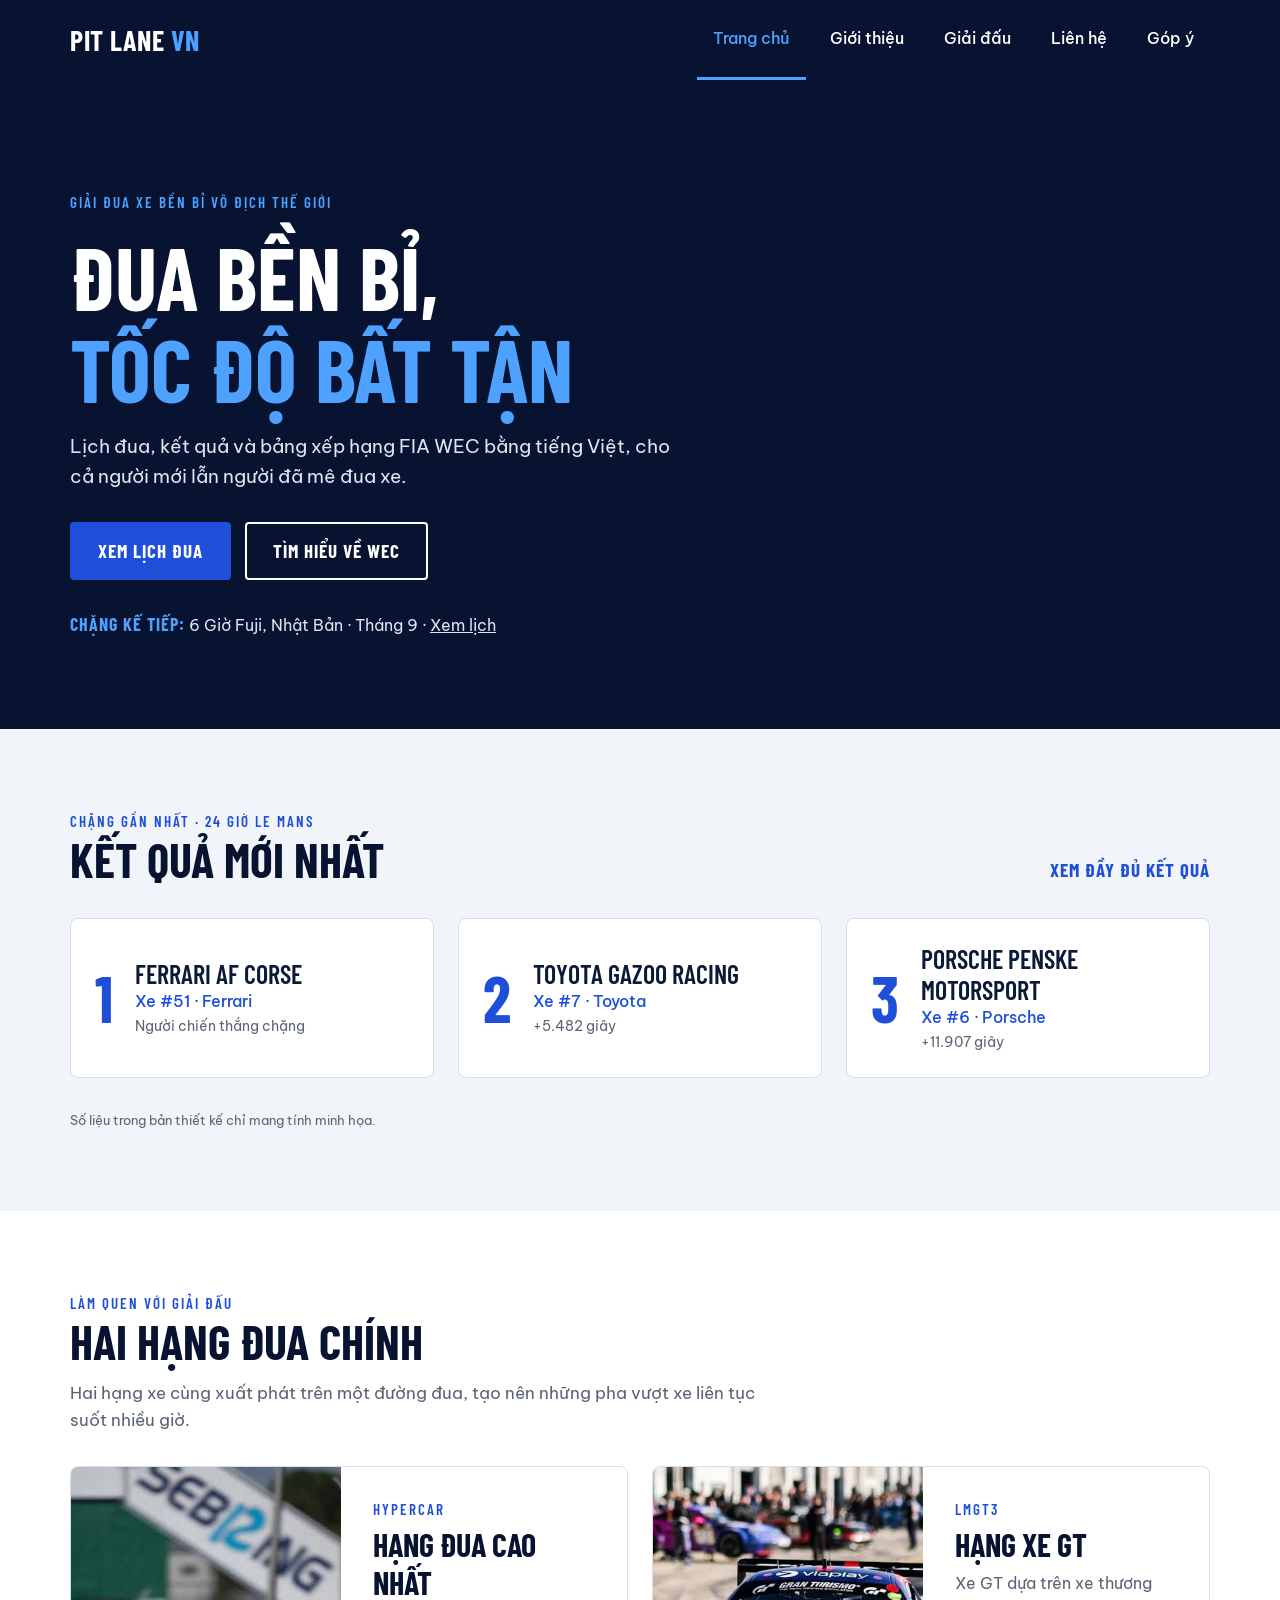
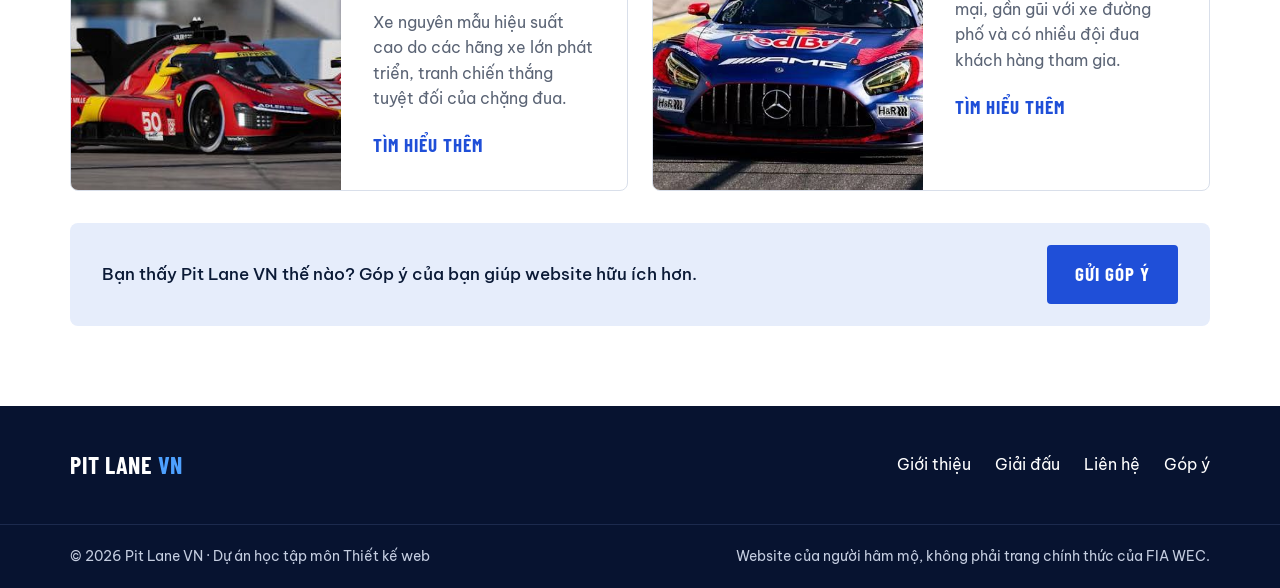
<file: index.html>
<!DOCTYPE html>
<html lang="vi">
<head>
    <meta charset="UTF-8">
    <meta name="viewport" content="width=device-width, initial-scale=1.0">
    <title>Pit Lane VN - Giải đua xe bền bỉ FIA WEC</title>
    <link rel="stylesheet" href="css/style.css">
</head>
<body>

    <!-- Header -->
    <header class="site-header">
        <div class="container">
            <a href="index.html" class="logo">PIT LANE <span>VN</span></a>
            <nav class="nav">
                <a href="index.html" class="active">Trang chủ</a>
                <a href="gioi-thieu.html">Giới thiệu</a>
                <a href="giai-dau.html">Giải đấu</a>
                <a href="lien-he.html">Liên hệ</a>
                <a href="gop-y.html">Góp ý</a>
            </nav>
        </div>
    </header>

    <!-- Banner -->
    <section class="home-hero">
        <div class="container">
            <span class="eyebrow">Giải đua xe bền bỉ vô địch thế giới</span>
            <h1>Đua bền bỉ,<br><span>tốc độ bất tận</span></h1>
            <p class="intro">
                Lịch đua, kết quả và bảng xếp hạng FIA WEC bằng tiếng Việt,
                cho cả người mới lẫn người đã mê đua xe.
            </p>
            <div class="hero-actions">
                <a href="giai-dau.html#lich-dua" class="btn">Xem lịch đua</a>
                <a href="gioi-thieu.html#wec" class="btn btn--outline">Tìm hiểu về WEC</a>
            </div>
            <p class="next-race">
                <strong>Chặng kế tiếp:</strong> 6 Giờ Fuji, Nhật Bản · Tháng 9 ·
                <a href="giai-dau.html#lich-dua">Xem lịch</a>
            </p>
        </div>
    </section>

    <!-- Kết quả mới nhất -->
    <section class="section section--light">
        <div class="container">
            <div class="section-head section-head--row">
                <div>
                    <span class="eyebrow">Chặng gần nhất · 24 Giờ Le Mans</span>
                    <h2 class="heading">Kết quả mới nhất</h2>
                </div>
                <a href="giai-dau.html#ket-qua" class="link-more">Xem đầy đủ kết quả</a>
            </div>

            <div class="podium">
                <div class="card podium-item">
                    <span class="pos">1</span>
                    <div>
                        <h3>Ferrari AF Corse</h3>
                        <p class="car">Xe #51 · Ferrari</p>
                        <p class="gap">Người chiến thắng chặng</p>
                    </div>
                </div>
                <div class="card podium-item">
                    <span class="pos">2</span>
                    <div>
                        <h3>Toyota Gazoo Racing</h3>
                        <p class="car">Xe #7 · Toyota</p>
                        <p class="gap">+5.482 giây</p>
                    </div>
                </div>
                <div class="card podium-item">
                    <span class="pos">3</span>
                    <div>
                        <h3>Porsche Penske Motorsport</h3>
                        <p class="car">Xe #6 · Porsche</p>
                        <p class="gap">+11.907 giây</p>
                    </div>
                </div>
            </div>
            <p class="note">Số liệu trong bản thiết kế chỉ mang tính minh họa.</p>
        </div>
    </section>

    <!-- Hai hạng đua chính -->
    <section class="section">
        <div class="container">
            <div class="section-head">
                <span class="eyebrow">Làm quen với giải đấu</span>
                <h2 class="heading">Hai hạng đua chính</h2>
                <p class="lead">
                    Hai hạng xe cùng xuất phát trên một đường đua, tạo nên những pha
                    vượt xe liên tục suốt nhiều giờ.
                </p>
            </div>

            <div class="classes">
                <div class="card class-card">
                    <img src="images/ferrari.jpg" alt="Xe Hypercar Ferrari 499P">
                    <div class="body">
                        <span class="eyebrow">Hypercar</span>
                        <h3>Hạng đua cao nhất</h3>
                        <p>
                            Xe nguyên mẫu hiệu suất cao do các hãng xe lớn phát triển,
                            tranh chiến thắng tuyệt đối của chặng đua.
                        </p>
                        <a href="https://www.fiawec.com/en/news/the-hypercar-category/8252"
                           class="link-more" target="_blank" rel="noopener">Tìm hiểu thêm</a>
                    </div>
                </div>
                <div class="card class-card">
                    <img src="images/verstappengt3.jpg" alt="Xe LMGT3 Mercedes-AMG">
                    <div class="body">
                        <span class="eyebrow">LMGT3</span>
                        <h3>Hạng xe GT</h3>
                        <p>
                            Xe GT dựa trên xe thương mại, gần gũi với xe đường phố
                            và có nhiều đội đua khách hàng tham gia.
                        </p>
                        <a href="https://www.fiawec.com/en/news/the-lmgt3-category-1/8255"
                           class="link-more" target="_blank" rel="noopener">Tìm hiểu thêm</a>
                    </div>
                </div>
            </div>

            <div class="feedback-banner">
                <p>Bạn thấy Pit Lane VN thế nào? Góp ý của bạn giúp website hữu ích hơn.</p>
                <a href="gop-y.html" class="btn">Gửi góp ý</a>
            </div>
        </div>
    </section>

    <!-- Footer -->
    <footer class="site-footer">
        <div class="container footer-top">
            <a href="index.html" class="logo">PIT LANE <span>VN</span></a>
            <nav class="footer-nav">
                <a href="gioi-thieu.html">Giới thiệu</a>
                <a href="giai-dau.html">Giải đấu</a>
                <a href="lien-he.html">Liên hệ</a>
                <a href="gop-y.html">Góp ý</a>
            </nav>
        </div>
        <div class="footer-bottom">
            <div class="container">
                <p>© 2026 Pit Lane VN · Dự án học tập môn Thiết kế web</p>
                <p>Website của người hâm mộ, không phải trang chính thức của FIA WEC.</p>
            </div>
        </div>
    </footer>

</body>
</html>
</file>
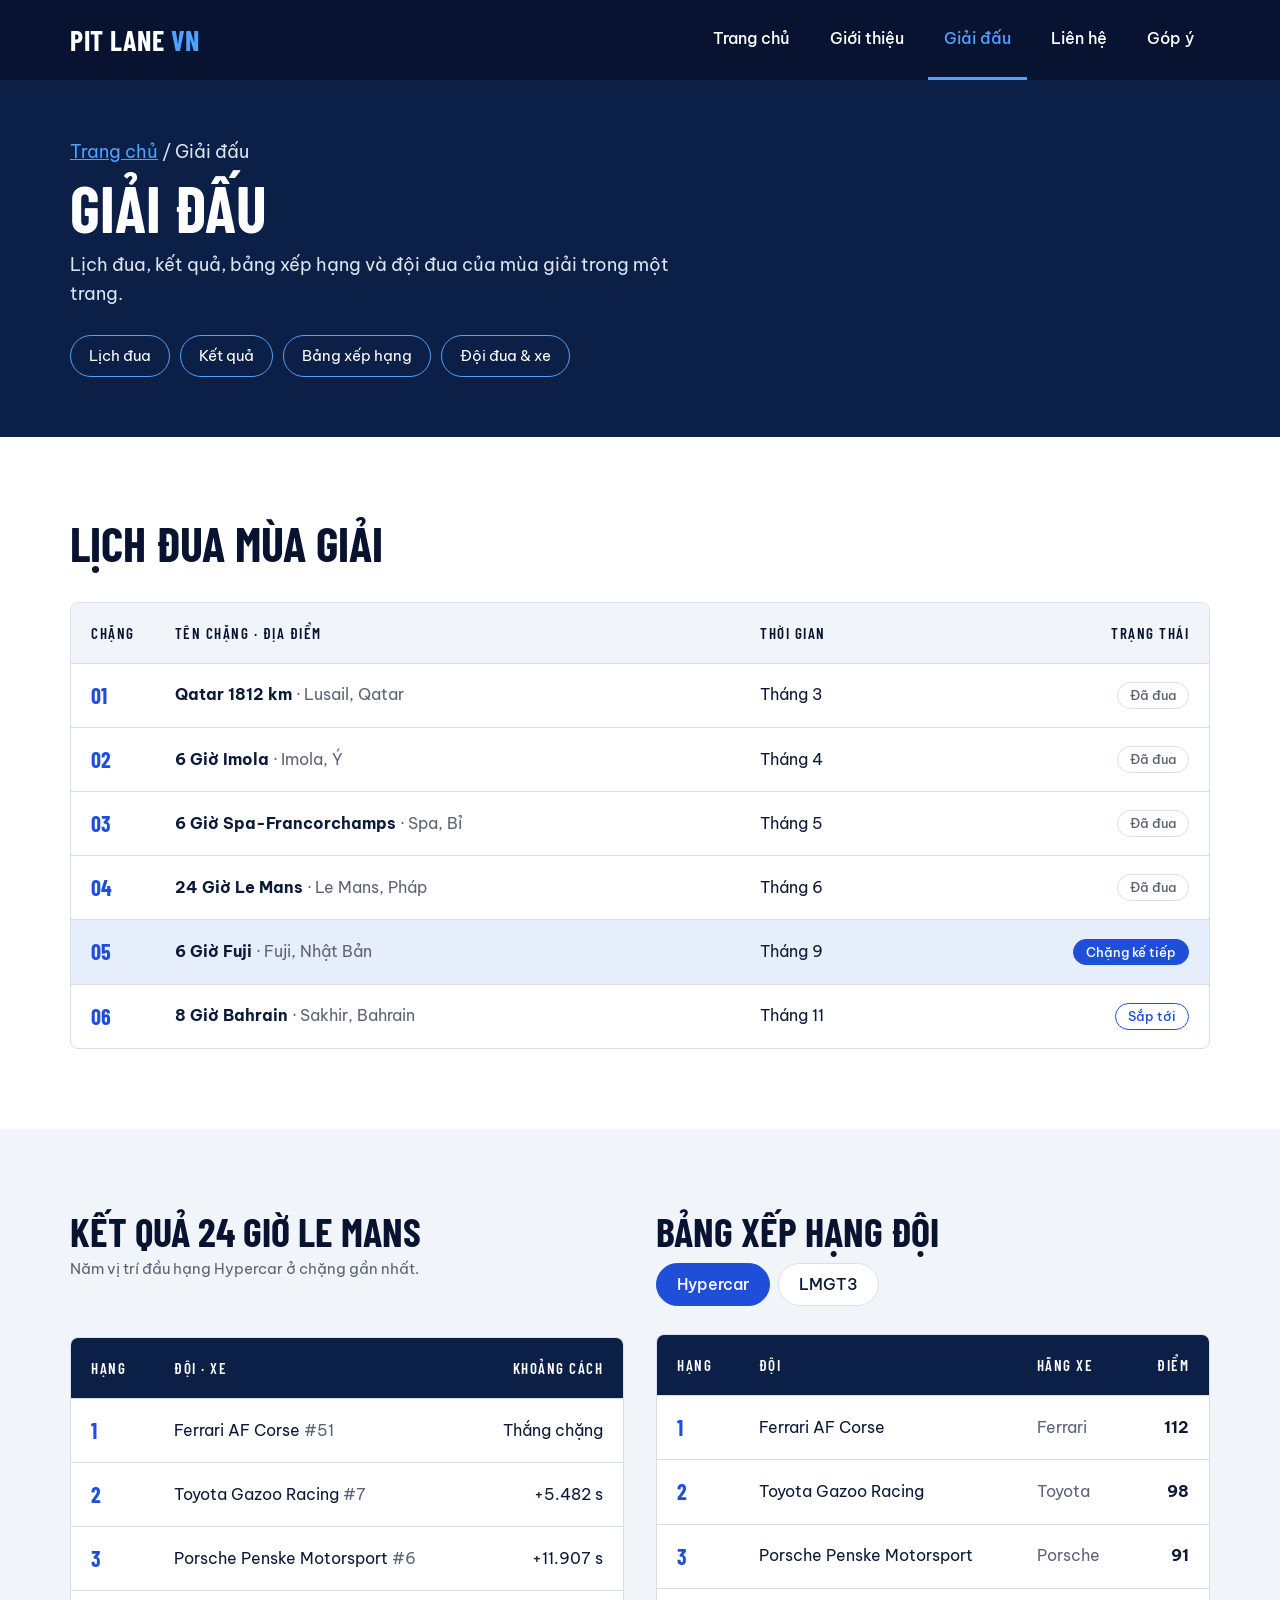
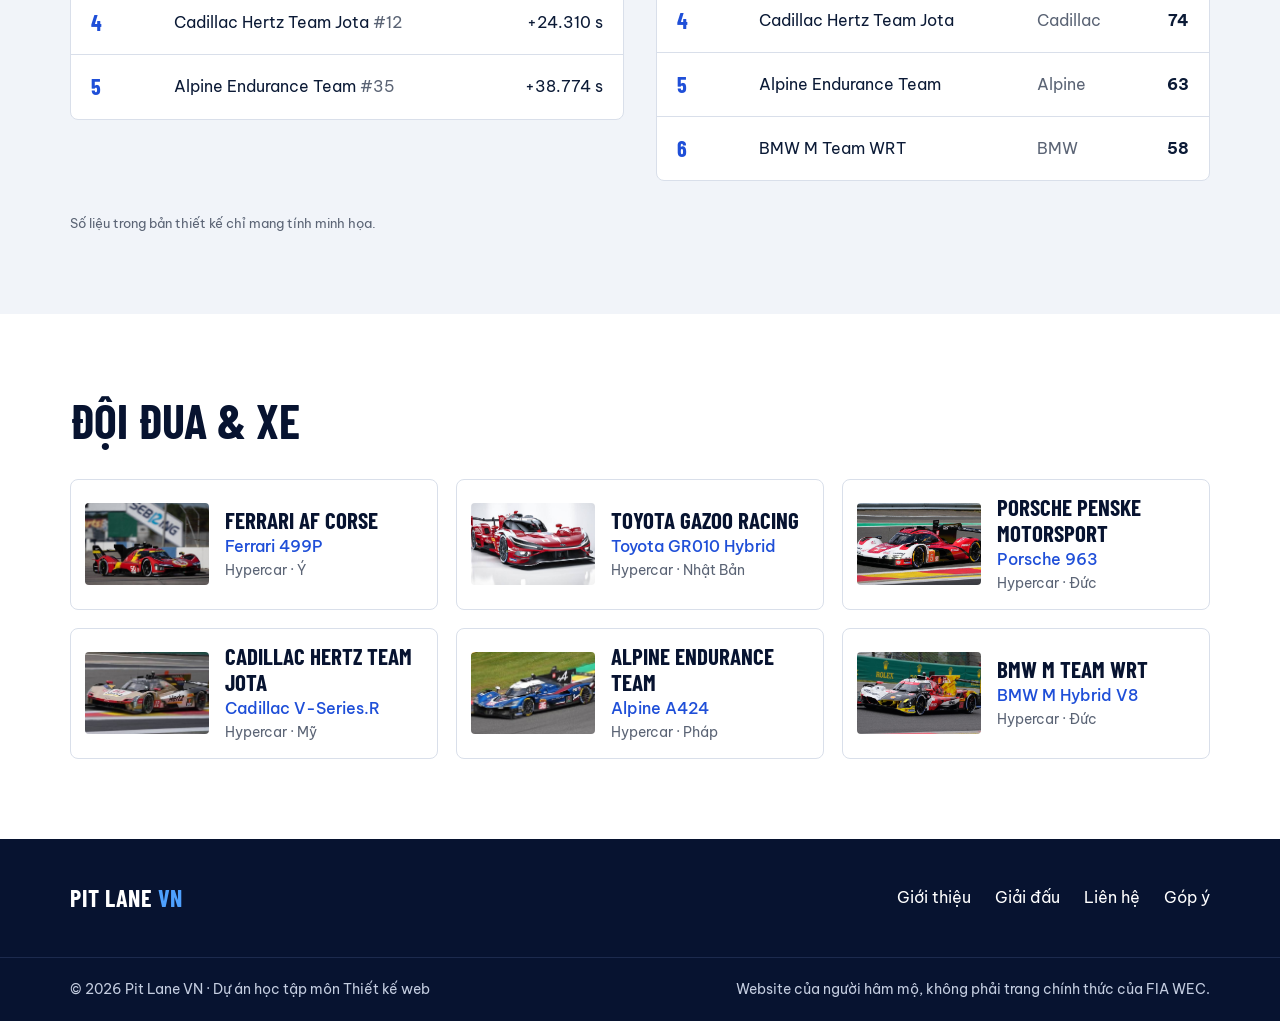
<file: giai-dau.html>
<!DOCTYPE html>
<html lang="vi">
<head>
    <meta charset="UTF-8">
    <meta name="viewport" content="width=device-width, initial-scale=1.0">
    <title>Giải đấu - Pit Lane VN</title>
    <link rel="stylesheet" href="css/style.css">
</head>
<body>

    <!-- Header -->
    <header class="site-header">
        <div class="container">
            <a href="index.html" class="logo">PIT LANE <span>VN</span></a>
            <nav class="nav">
                <a href="index.html">Trang chủ</a>
                <a href="gioi-thieu.html">Giới thiệu</a>
                <a href="giai-dau.html" class="active">Giải đấu</a>
                <a href="lien-he.html">Liên hệ</a>
                <a href="gop-y.html">Góp ý</a>
            </nav>
        </div>
    </header>

    <!-- Banner trang -->
    <section class="page-hero">
        <div class="container">
            <p class="breadcrumb"><a href="index.html">Trang chủ</a> / Giải đấu</p>
            <h1>Giải đấu</h1>
            <p>Lịch đua, kết quả, bảng xếp hạng và đội đua của mùa giải trong một trang.</p>
            <div class="quick-links">
                <a href="#lich-dua" class="pill">Lịch đua</a>
                <a href="#ket-qua" class="pill">Kết quả</a>
                <a href="#xep-hang" class="pill">Bảng xếp hạng</a>
                <a href="#doi-dua" class="pill">Đội đua &amp; xe</a>
            </div>
        </div>
    </section>

    <!-- Lịch đua -->
    <section class="section" id="lich-dua">
        <div class="container">
            <h2 class="heading section-head">Lịch đua mùa giải</h2>
            <div class="table-wrap">
                <table class="table table--light schedule">
                    <thead>
                        <tr>
                            <th>Chặng</th>
                            <th>Tên chặng · Địa điểm</th>
                            <th>Thời gian</th>
                            <th class="right">Trạng thái</th>
                        </tr>
                    </thead>
                    <tbody>
                        <tr>
                            <td class="num">01</td>
                            <td><strong>Qatar 1812 km</strong> <span class="place">· Lusail, Qatar</span></td>
                            <td>Tháng 3</td>
                            <td class="right"><span class="badge">Đã đua</span></td>
                        </tr>
                        <tr>
                            <td class="num">02</td>
                            <td><strong>6 Giờ Imola</strong> <span class="place">· Imola, Ý</span></td>
                            <td>Tháng 4</td>
                            <td class="right"><span class="badge">Đã đua</span></td>
                        </tr>
                        <tr>
                            <td class="num">03</td>
                            <td><strong>6 Giờ Spa-Francorchamps</strong> <span class="place">· Spa, Bỉ</span></td>
                            <td>Tháng 5</td>
                            <td class="right"><span class="badge">Đã đua</span></td>
                        </tr>
                        <tr>
                            <td class="num">04</td>
                            <td><strong>24 Giờ Le Mans</strong> <span class="place">· Le Mans, Pháp</span></td>
                            <td>Tháng 6</td>
                            <td class="right"><span class="badge">Đã đua</span></td>
                        </tr>
                        <tr class="next">
                            <td class="num">05</td>
                            <td><strong>6 Giờ Fuji</strong> <span class="place">· Fuji, Nhật Bản</span></td>
                            <td>Tháng 9</td>
                            <td class="right"><span class="badge badge--next">Chặng kế tiếp</span></td>
                        </tr>
                        <tr>
                            <td class="num">06</td>
                            <td><strong>8 Giờ Bahrain</strong> <span class="place">· Sakhir, Bahrain</span></td>
                            <td>Tháng 11</td>
                            <td class="right"><span class="badge badge--soon">Sắp tới</span></td>
                        </tr>
                    </tbody>
                </table>
            </div>
        </div>
    </section>

    <!-- Kết quả + Bảng xếp hạng -->
    <section class="section section--light">
        <div class="container">
            <div class="results-grid">
                <div id="ket-qua">
                    <h2 class="heading">Kết quả 24 Giờ Le Mans</h2>
                    <p class="lead">Năm vị trí đầu hạng Hypercar ở chặng gần nhất.</p>
                    <div class="table-wrap">
                        <table class="table table--dark">
                            <thead>
                                <tr>
                                    <th>Hạng</th>
                                    <th>Đội · Xe</th>
                                    <th class="right">Khoảng cách</th>
                                </tr>
                            </thead>
                            <tbody>
                                <tr><td class="num">1</td><td>Ferrari AF Corse <span class="muted">#51</span></td><td class="right">Thắng chặng</td></tr>
                                <tr><td class="num">2</td><td>Toyota Gazoo Racing <span class="muted">#7</span></td><td class="right">+5.482 s</td></tr>
                                <tr><td class="num">3</td><td>Porsche Penske Motorsport <span class="muted">#6</span></td><td class="right">+11.907 s</td></tr>
                                <tr><td class="num">4</td><td>Cadillac Hertz Team Jota <span class="muted">#12</span></td><td class="right">+24.310 s</td></tr>
                                <tr><td class="num">5</td><td>Alpine Endurance Team <span class="muted">#35</span></td><td class="right">+38.774 s</td></tr>
                            </tbody>
                        </table>
                    </div>
                </div>

                <div id="xep-hang">
                    <h2 class="heading">Bảng xếp hạng đội</h2>

                    <!-- Tab chuyển hạng: radio + :checked -->
                    <input type="radio" name="tab-hang" id="tab-hypercar" class="tab-input" checked>
                    <input type="radio" name="tab-hang" id="tab-lmgt3" class="tab-input">
                    <div class="tabs">
                        <label for="tab-hypercar" class="tab">Hypercar</label>
                        <label for="tab-lmgt3" class="tab">LMGT3</label>
                    </div>

                    <div class="table-wrap standings standings--hypercar">
                        <table class="table table--dark">
                            <thead>
                                <tr><th>Hạng</th><th>Đội</th><th>Hãng xe</th><th class="right">Điểm</th></tr>
                            </thead>
                            <tbody>
                                <tr><td class="num">1</td><td>Ferrari AF Corse</td><td class="muted">Ferrari</td><td class="right"><strong>112</strong></td></tr>
                                <tr><td class="num">2</td><td>Toyota Gazoo Racing</td><td class="muted">Toyota</td><td class="right"><strong>98</strong></td></tr>
                                <tr><td class="num">3</td><td>Porsche Penske Motorsport</td><td class="muted">Porsche</td><td class="right"><strong>91</strong></td></tr>
                                <tr><td class="num">4</td><td>Cadillac Hertz Team Jota</td><td class="muted">Cadillac</td><td class="right"><strong>74</strong></td></tr>
                                <tr><td class="num">5</td><td>Alpine Endurance Team</td><td class="muted">Alpine</td><td class="right"><strong>63</strong></td></tr>
                                <tr><td class="num">6</td><td>BMW M Team WRT</td><td class="muted">BMW</td><td class="right"><strong>58</strong></td></tr>
                            </tbody>
                        </table>
                    </div>

                    <div class="table-wrap standings standings--lmgt3">
                        <table class="table table--dark">
                            <thead>
                                <tr><th>Hạng</th><th>Đội</th><th>Hãng xe</th><th class="right">Điểm</th></tr>
                            </thead>
                            <tbody>
                                <tr><td class="num">1</td><td>Manthey Racing</td><td class="muted">Porsche</td><td class="right"><strong>104</strong></td></tr>
                                <tr><td class="num">2</td><td>Iron Lynx</td><td class="muted">Mercedes-AMG</td><td class="right"><strong>95</strong></td></tr>
                                <tr><td class="num">3</td><td>Heart of Racing Team</td><td class="muted">Aston Martin</td><td class="right"><strong>87</strong></td></tr>
                                <tr><td class="num">4</td><td>Team WRT</td><td class="muted">BMW</td><td class="right"><strong>79</strong></td></tr>
                                <tr><td class="num">5</td><td>Vista AF Corse</td><td class="muted">Ferrari</td><td class="right"><strong>66</strong></td></tr>
                                <tr><td class="num">6</td><td>United Autosports</td><td class="muted">McLaren</td><td class="right"><strong>52</strong></td></tr>
                            </tbody>
                        </table>
                    </div>
                </div>
            </div>
            <p class="note">Số liệu trong bản thiết kế chỉ mang tính minh họa.</p>
        </div>
    </section>

    <!-- Đội đua & xe -->
    <section class="section" id="doi-dua">
        <div class="container">
            <h2 class="heading section-head">Đội đua &amp; xe</h2>
            <div class="teams">
                <a href="https://www.afcorse.it/" class="card team" target="_blank" rel="noopener">
                    <img src="images/ferrari.jpg" alt="Ferrari 499P">
                    <div>
                        <h3>Ferrari AF Corse</h3>
                        <p class="model">Ferrari 499P</p>
                        <p class="meta">Hypercar · Ý</p>
                    </div>
                </a>
                <a href="https://toyotagazooracing.com/wec/" class="card team" target="_blank" rel="noopener">
                    <img src="images/toyota.jpg" alt="Toyota GR010 Hybrid">
                    <div>
                        <h3>Toyota Gazoo Racing</h3>
                        <p class="model">Toyota GR010 Hybrid</p>
                        <p class="meta">Hypercar · Nhật Bản</p>
                    </div>
                </a>
                <a href="https://racing.porsche.com/" class="card team" target="_blank" rel="noopener">
                    <img src="images/porsche.jpg" alt="Porsche 963">
                    <div>
                        <h3>Porsche Penske Motorsport</h3>
                        <p class="model">Porsche 963</p>
                        <p class="meta">Hypercar · Đức</p>
                    </div>
                </a>
                <a href="https://www.jotasport.com/" class="card team" target="_blank" rel="noopener">
                    <img src="images/cadillac.jpg" alt="Cadillac V-Series.R">
                    <div>
                        <h3>Cadillac Hertz Team Jota</h3>
                        <p class="model">Cadillac V-Series.R</p>
                        <p class="meta">Hypercar · Mỹ</p>
                    </div>
                </a>
                <a href="https://www.alpinecars.com/" class="card team" target="_blank" rel="noopener">
                    <img src="images/alpine.jpg" alt="Alpine A424">
                    <div>
                        <h3>Alpine Endurance Team</h3>
                        <p class="model">Alpine A424</p>
                        <p class="meta">Hypercar · Pháp</p>
                    </div>
                </a>
                <a href="https://www.w-racingteam.com/" class="card team" target="_blank" rel="noopener">
                    <img src="images/bmw.jpg" alt="BMW M Hybrid V8">
                    <div>
                        <h3>BMW M Team WRT</h3>
                        <p class="model">BMW M Hybrid V8</p>
                        <p class="meta">Hypercar · Đức</p>
                    </div>
                </a>
            </div>
        </div>
    </section>

    <!-- Footer -->
    <footer class="site-footer">
        <div class="container footer-top">
            <a href="index.html" class="logo">PIT LANE <span>VN</span></a>
            <nav class="footer-nav">
                <a href="gioi-thieu.html">Giới thiệu</a>
                <a href="giai-dau.html">Giải đấu</a>
                <a href="lien-he.html">Liên hệ</a>
                <a href="gop-y.html">Góp ý</a>
            </nav>
        </div>
        <div class="footer-bottom">
            <div class="container">
                <p>© 2026 Pit Lane VN · Dự án học tập môn Thiết kế web</p>
                <p>Website của người hâm mộ, không phải trang chính thức của FIA WEC.</p>
            </div>
        </div>
    </footer>

</body>
</html>
</file>
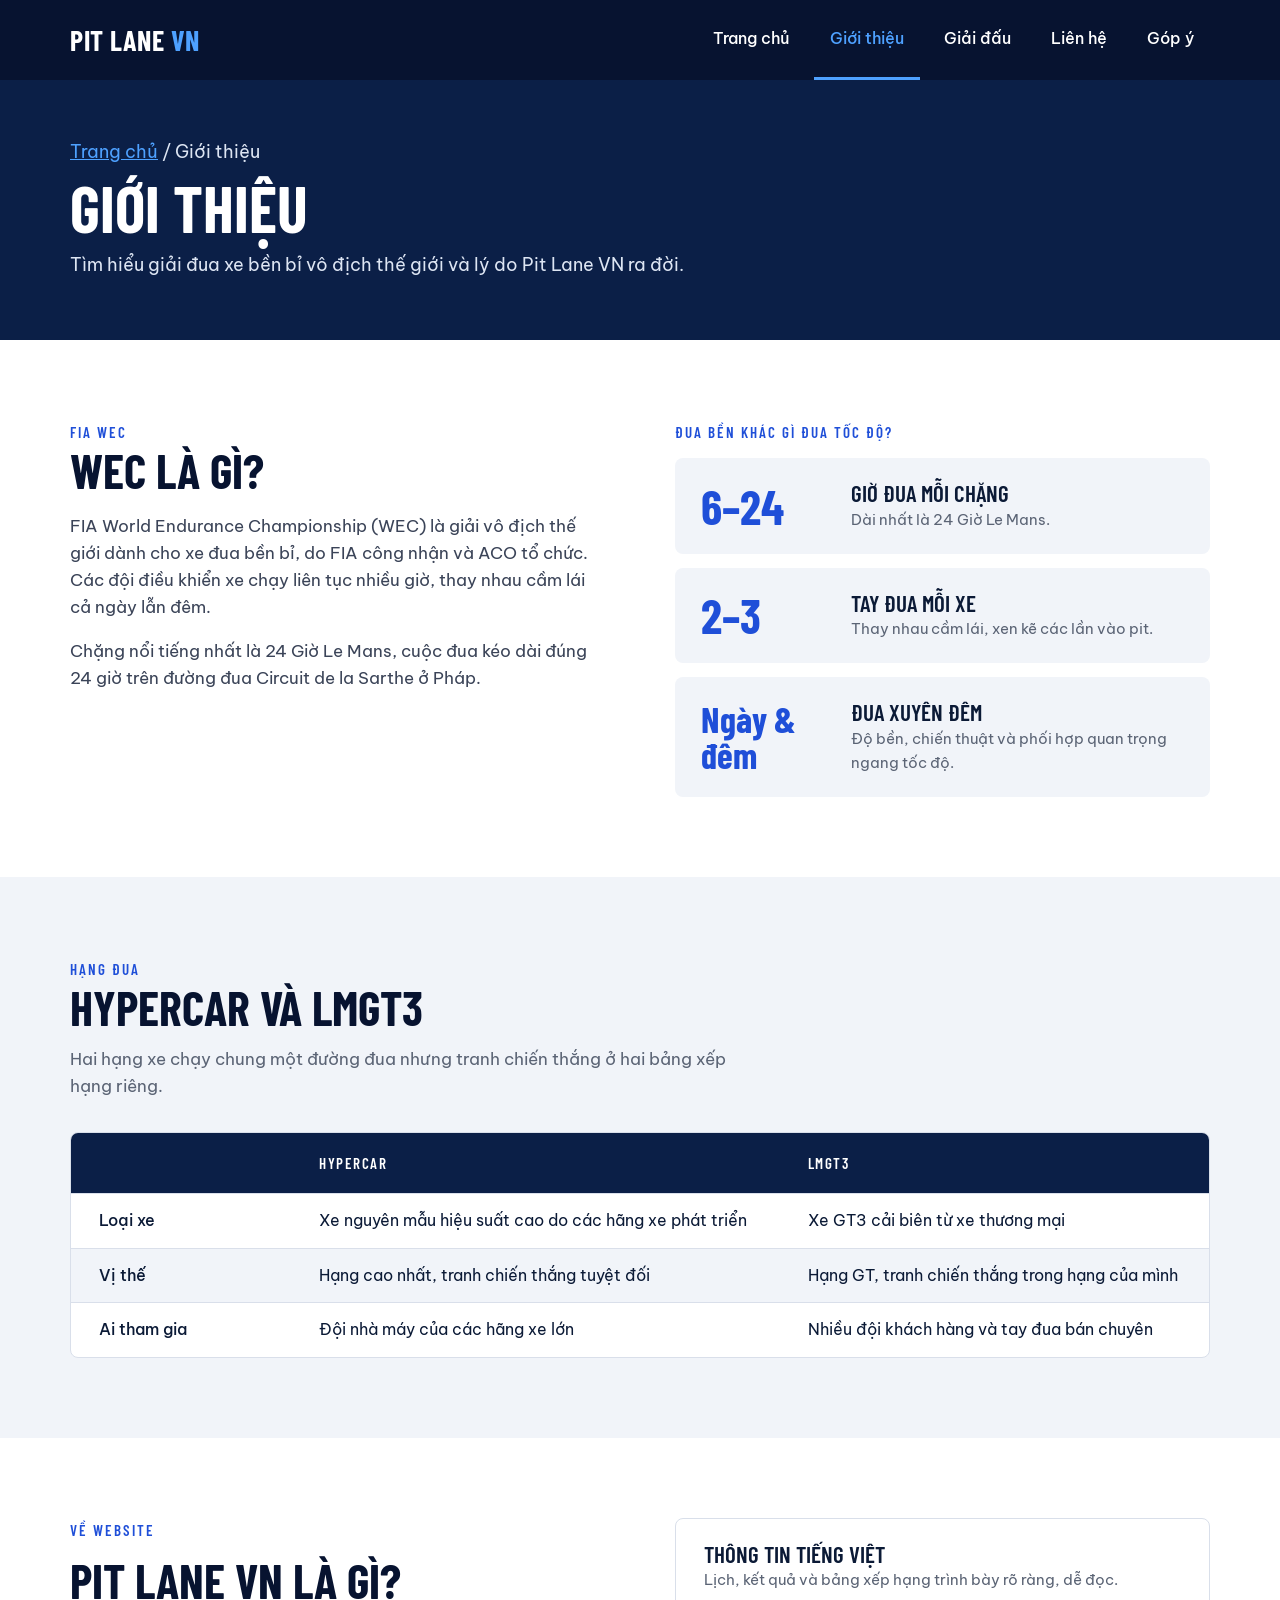
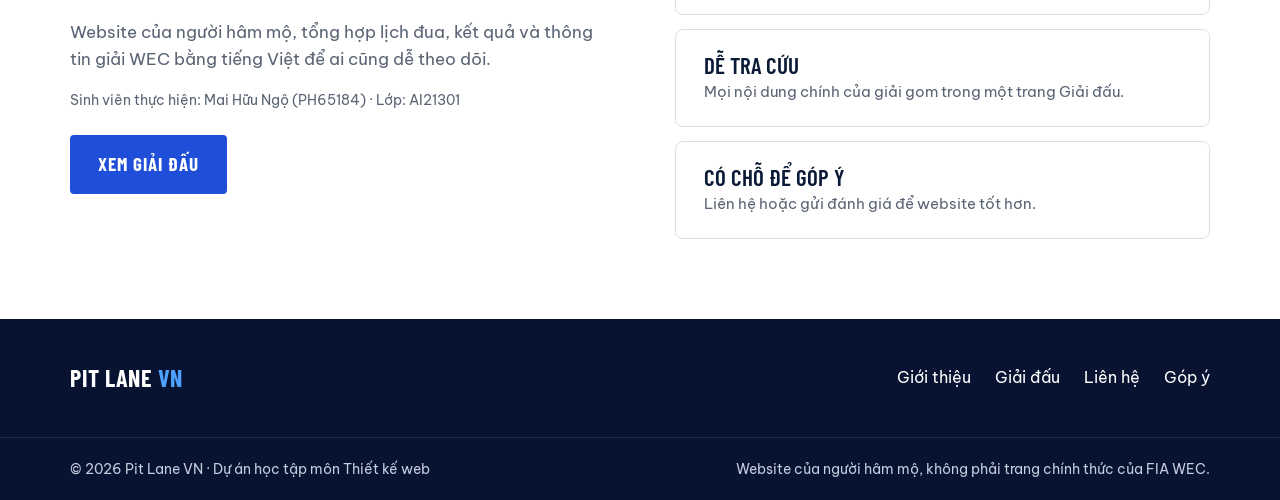
<file: gioi-thieu.html>
<!DOCTYPE html>
<html lang="vi">
<head>
    <meta charset="UTF-8">
    <meta name="viewport" content="width=device-width, initial-scale=1.0">
    <title>Giới thiệu - Pit Lane VN</title>
    <link rel="stylesheet" href="css/style.css">
</head>
<body>

    <!-- Header -->
    <header class="site-header">
        <div class="container">
            <a href="index.html" class="logo">PIT LANE <span>VN</span></a>
            <nav class="nav">
                <a href="index.html">Trang chủ</a>
                <a href="gioi-thieu.html" class="active">Giới thiệu</a>
                <a href="giai-dau.html">Giải đấu</a>
                <a href="lien-he.html">Liên hệ</a>
                <a href="gop-y.html">Góp ý</a>
            </nav>
        </div>
    </header>

    <!-- Banner trang -->
    <section class="page-hero">
        <div class="container">
            <p class="breadcrumb"><a href="index.html">Trang chủ</a> / Giới thiệu</p>
            <h1>Giới thiệu</h1>
            <p>Tìm hiểu giải đua xe bền bỉ vô địch thế giới và lý do Pit Lane VN ra đời.</p>
        </div>
    </section>

    <!-- WEC là gì -->
    <section class="section" id="wec">
        <div class="container two-col">
            <div class="text-block">
                <span class="eyebrow">FIA WEC</span>
                <h2 class="heading">WEC là gì?</h2>
                <p>
                    FIA World Endurance Championship (WEC) là giải vô địch thế giới dành
                    cho xe đua bền bỉ, do FIA công nhận và ACO tổ chức. Các đội điều khiển
                    xe chạy liên tục nhiều giờ, thay nhau cầm lái cả ngày lẫn đêm.
                </p>
                <p>
                    Chặng nổi tiếng nhất là 24 Giờ Le Mans, cuộc đua kéo dài đúng 24 giờ
                    trên đường đua Circuit de la Sarthe ở Pháp.
                </p>
            </div>
            <div>
                <span class="eyebrow">Đua bền khác gì đua tốc độ?</span>
                <div class="stats">
                    <div class="stat">
                        <span class="value">6–24</span>
                        <div>
                            <h4>Giờ đua mỗi chặng</h4>
                            <p>Dài nhất là 24 Giờ Le Mans.</p>
                        </div>
                    </div>
                    <div class="stat">
                        <span class="value">2–3</span>
                        <div>
                            <h4>Tay đua mỗi xe</h4>
                            <p>Thay nhau cầm lái, xen kẽ các lần vào pit.</p>
                        </div>
                    </div>
                    <div class="stat">
                        <span class="value value--small">Ngày &amp;<br>đêm</span>
                        <div>
                            <h4>Đua xuyên đêm</h4>
                            <p>Độ bền, chiến thuật và phối hợp quan trọng ngang tốc độ.</p>
                        </div>
                    </div>
                </div>
            </div>
        </div>
    </section>

    <!-- Hypercar và LMGT3 -->
    <section class="section section--light" id="hang-dua">
        <div class="container">
            <div class="section-head">
                <span class="eyebrow">Hạng đua</span>
                <h2 class="heading">Hypercar và LMGT3</h2>
                <p class="lead">
                    Hai hạng xe chạy chung một đường đua nhưng tranh chiến thắng ở hai
                    bảng xếp hạng riêng.
                </p>
            </div>
            <div class="table-wrap">
                <table class="table table--dark compare">
                    <thead>
                        <tr>
                            <th></th>
                            <th>Hypercar</th>
                            <th>LMGT3</th>
                        </tr>
                    </thead>
                    <tbody>
                        <tr>
                            <td>Loại xe</td>
                            <td>Xe nguyên mẫu hiệu suất cao do các hãng xe phát triển</td>
                            <td>Xe GT3 cải biên từ xe thương mại</td>
                        </tr>
                        <tr>
                            <td>Vị thế</td>
                            <td>Hạng cao nhất, tranh chiến thắng tuyệt đối</td>
                            <td>Hạng GT, tranh chiến thắng trong hạng của mình</td>
                        </tr>
                        <tr>
                            <td>Ai tham gia</td>
                            <td>Đội nhà máy của các hãng xe lớn</td>
                            <td>Nhiều đội khách hàng và tay đua bán chuyên</td>
                        </tr>
                    </tbody>
                </table>
            </div>
        </div>
    </section>

    <!-- Về website -->
    <section class="section">
        <div class="container two-col">
            <div class="about-site">
                <span class="eyebrow">Về website</span>
                <h2 class="heading">Pit Lane VN là gì?</h2>
                <p class="lead">
                    Website của người hâm mộ, tổng hợp lịch đua, kết quả và thông tin giải
                    WEC bằng tiếng Việt để ai cũng dễ theo dõi.
                </p>
                <p class="student">Sinh viên thực hiện: Mai Hữu Ngộ (PH65184) · Lớp: AI21301</p>
                <a href="giai-dau.html" class="btn">Xem giải đấu</a>
            </div>
            <div class="features">
                <div class="card feature">
                    <h4>Thông tin tiếng Việt</h4>
                    <p>Lịch, kết quả và bảng xếp hạng trình bày rõ ràng, dễ đọc.</p>
                </div>
                <div class="card feature">
                    <h4>Dễ tra cứu</h4>
                    <p>Mọi nội dung chính của giải gom trong một trang Giải đấu.</p>
                </div>
                <div class="card feature">
                    <h4>Có chỗ để góp ý</h4>
                    <p>Liên hệ hoặc gửi đánh giá để website tốt hơn.</p>
                </div>
            </div>
        </div>
    </section>

    <!-- Footer -->
    <footer class="site-footer">
        <div class="container footer-top">
            <a href="index.html" class="logo">PIT LANE <span>VN</span></a>
            <nav class="footer-nav">
                <a href="gioi-thieu.html">Giới thiệu</a>
                <a href="giai-dau.html">Giải đấu</a>
                <a href="lien-he.html">Liên hệ</a>
                <a href="gop-y.html">Góp ý</a>
            </nav>
        </div>
        <div class="footer-bottom">
            <div class="container">
                <p>© 2026 Pit Lane VN · Dự án học tập môn Thiết kế web</p>
                <p>Website của người hâm mộ, không phải trang chính thức của FIA WEC.</p>
            </div>
        </div>
    </footer>

</body>
</html>
</file>
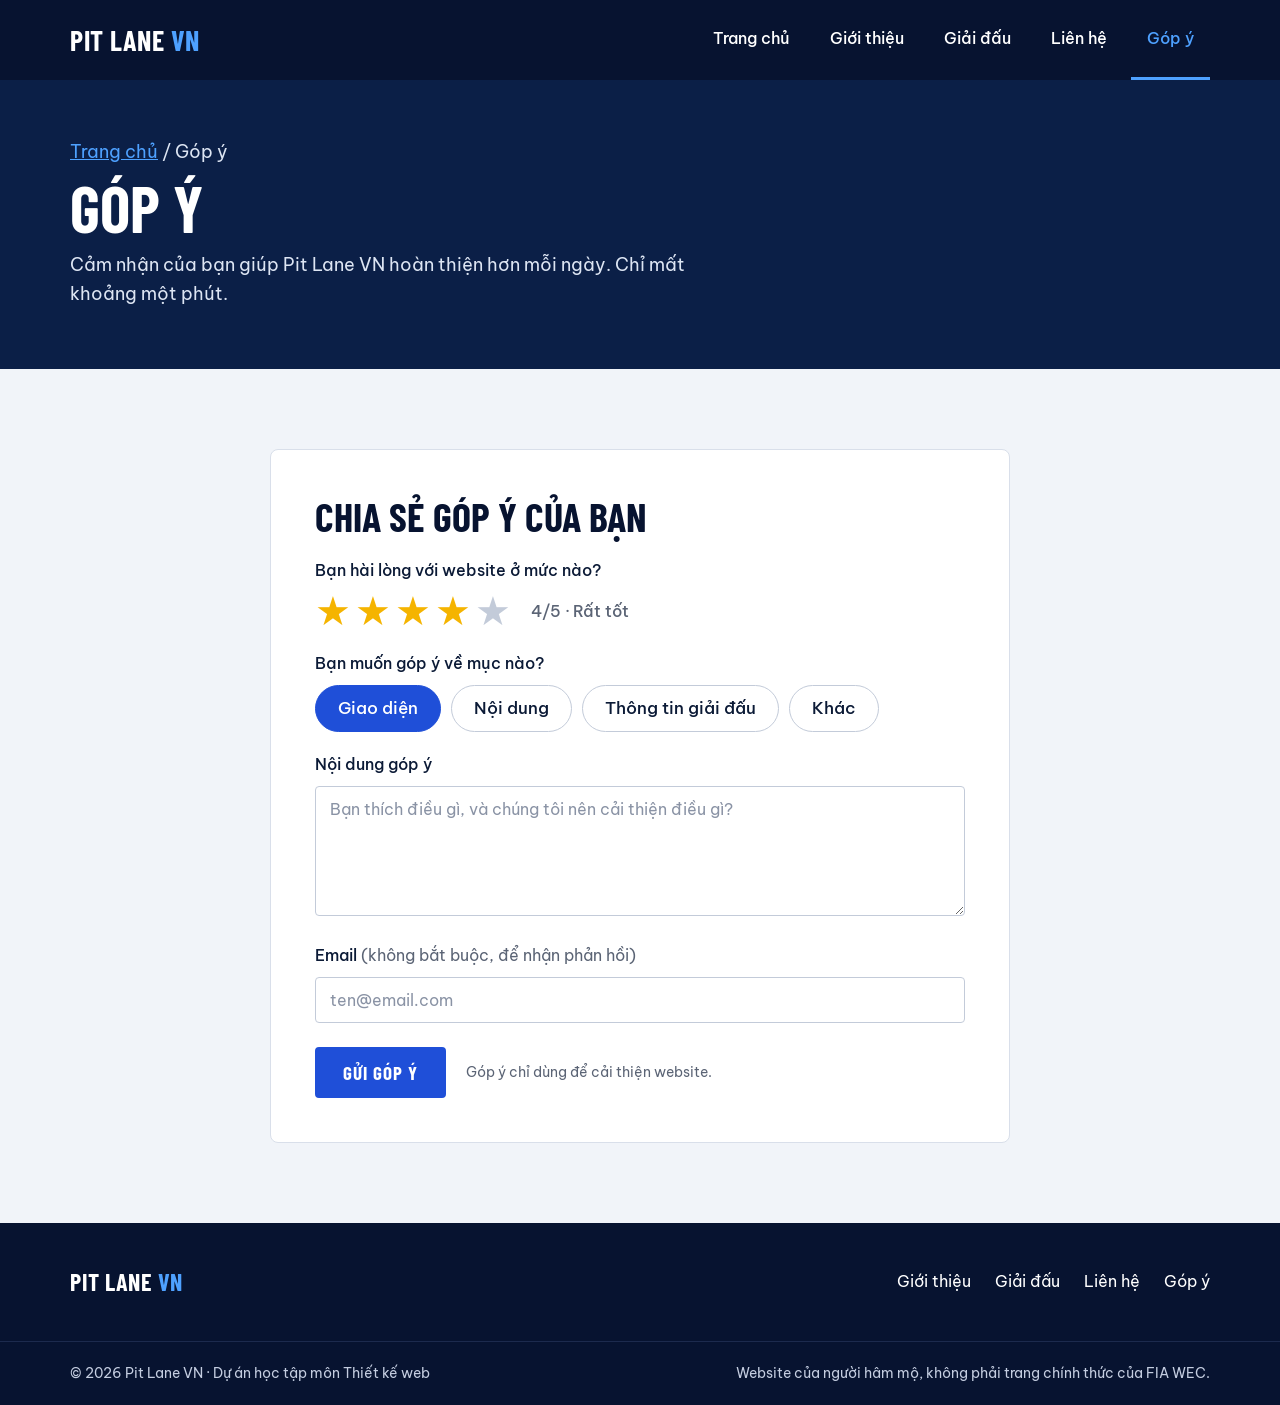
<file: gop-y.html>
<!DOCTYPE html>
<html lang="vi">
<head>
    <meta charset="UTF-8">
    <meta name="viewport" content="width=device-width, initial-scale=1.0">
    <title>Góp ý - Pit Lane VN</title>
    <link rel="stylesheet" href="css/style.css">
</head>
<body>

    <!-- Header -->
    <header class="site-header">
        <div class="container">
            <a href="index.html" class="logo">PIT LANE <span>VN</span></a>
            <nav class="nav">
                <a href="index.html">Trang chủ</a>
                <a href="gioi-thieu.html">Giới thiệu</a>
                <a href="giai-dau.html">Giải đấu</a>
                <a href="lien-he.html">Liên hệ</a>
                <a href="gop-y.html" class="active">Góp ý</a>
            </nav>
        </div>
    </header>

    <!-- Banner trang -->
    <section class="page-hero">
        <div class="container">
            <p class="breadcrumb"><a href="index.html">Trang chủ</a> / Góp ý</p>
            <h1>Góp ý</h1>
            <p>Cảm nhận của bạn giúp Pit Lane VN hoàn thiện hơn mỗi ngày. Chỉ mất khoảng một phút.</p>
        </div>
    </section>

    <section class="section section--light">
        <div class="container">
            <div class="card feedback-card">
                <p class="alert" id="cam-on">Cảm ơn bạn đã góp ý! Ý kiến của bạn giúp Pit Lane VN tốt hơn.</p>
                <h2 class="heading">Chia sẻ góp ý của bạn</h2>

                <form action="#cam-on" method="get">
                    <!-- Chấm sao: thứ tự 5 → 1, hiển thị đảo bằng row-reverse -->
                    <div class="field">
                        <span class="field-label">Bạn hài lòng với website ở mức nào?</span>
                        <div class="rating">
                            <input type="radio" name="danh-gia" id="star5" value="5">
                            <label for="star5" title="5 sao">★</label>
                            <input type="radio" name="danh-gia" id="star4" value="4" checked>
                            <label for="star4" title="4 sao">★</label>
                            <input type="radio" name="danh-gia" id="star3" value="3">
                            <label for="star3" title="3 sao">★</label>
                            <input type="radio" name="danh-gia" id="star2" value="2">
                            <label for="star2" title="2 sao">★</label>
                            <input type="radio" name="danh-gia" id="star1" value="1">
                            <label for="star1" title="1 sao">★</label>
                            <span class="rating-text">
                                <span class="t1">1/5 · Chưa tốt</span>
                                <span class="t2">2/5 · Tạm được</span>
                                <span class="t3">3/5 · Khá</span>
                                <span class="t4">4/5 · Rất tốt</span>
                                <span class="t5">5/5 · Tuyệt vời</span>
                            </span>
                        </div>
                    </div>

                    <!-- Chọn mục góp ý -->
                    <div class="field">
                        <span class="field-label">Bạn muốn góp ý về mục nào?</span>
                        <div class="chips">
                            <input type="radio" name="muc" id="muc-giao-dien" value="giao-dien" checked>
                            <label for="muc-giao-dien">Giao diện</label>
                            <input type="radio" name="muc" id="muc-noi-dung" value="noi-dung">
                            <label for="muc-noi-dung">Nội dung</label>
                            <input type="radio" name="muc" id="muc-giai-dau" value="giai-dau">
                            <label for="muc-giai-dau">Thông tin giải đấu</label>
                            <input type="radio" name="muc" id="muc-khac" value="khac">
                            <label for="muc-khac">Khác</label>
                        </div>
                    </div>

                    <div class="field">
                        <label for="gop-y">Nội dung góp ý</label>
                        <textarea id="gop-y" name="gop-y" class="input" rows="5" placeholder="Bạn thích điều gì, và chúng tôi nên cải thiện điều gì?" required></textarea>
                    </div>

                    <div class="field">
                        <label for="email" class="field-label">Email <small>(không bắt buộc, để nhận phản hồi)</small></label>
                        <input type="email" id="email" name="email" class="input" placeholder="ten@email.com">
                    </div>

                    <div class="form-actions">
                        <button type="submit" class="btn">Gửi góp ý</button>
                        <small>Góp ý chỉ dùng để cải thiện website.</small>
                    </div>
                </form>
            </div>
        </div>
    </section>

    <!-- Footer -->
    <footer class="site-footer">
        <div class="container footer-top">
            <a href="index.html" class="logo">PIT LANE <span>VN</span></a>
            <nav class="footer-nav">
                <a href="gioi-thieu.html">Giới thiệu</a>
                <a href="giai-dau.html">Giải đấu</a>
                <a href="lien-he.html">Liên hệ</a>
                <a href="gop-y.html">Góp ý</a>
            </nav>
        </div>
        <div class="footer-bottom">
            <div class="container">
                <p>© 2026 Pit Lane VN · Dự án học tập môn Thiết kế web</p>
                <p>Website của người hâm mộ, không phải trang chính thức của FIA WEC.</p>
            </div>
        </div>
    </footer>

</body>
</html>
</file>
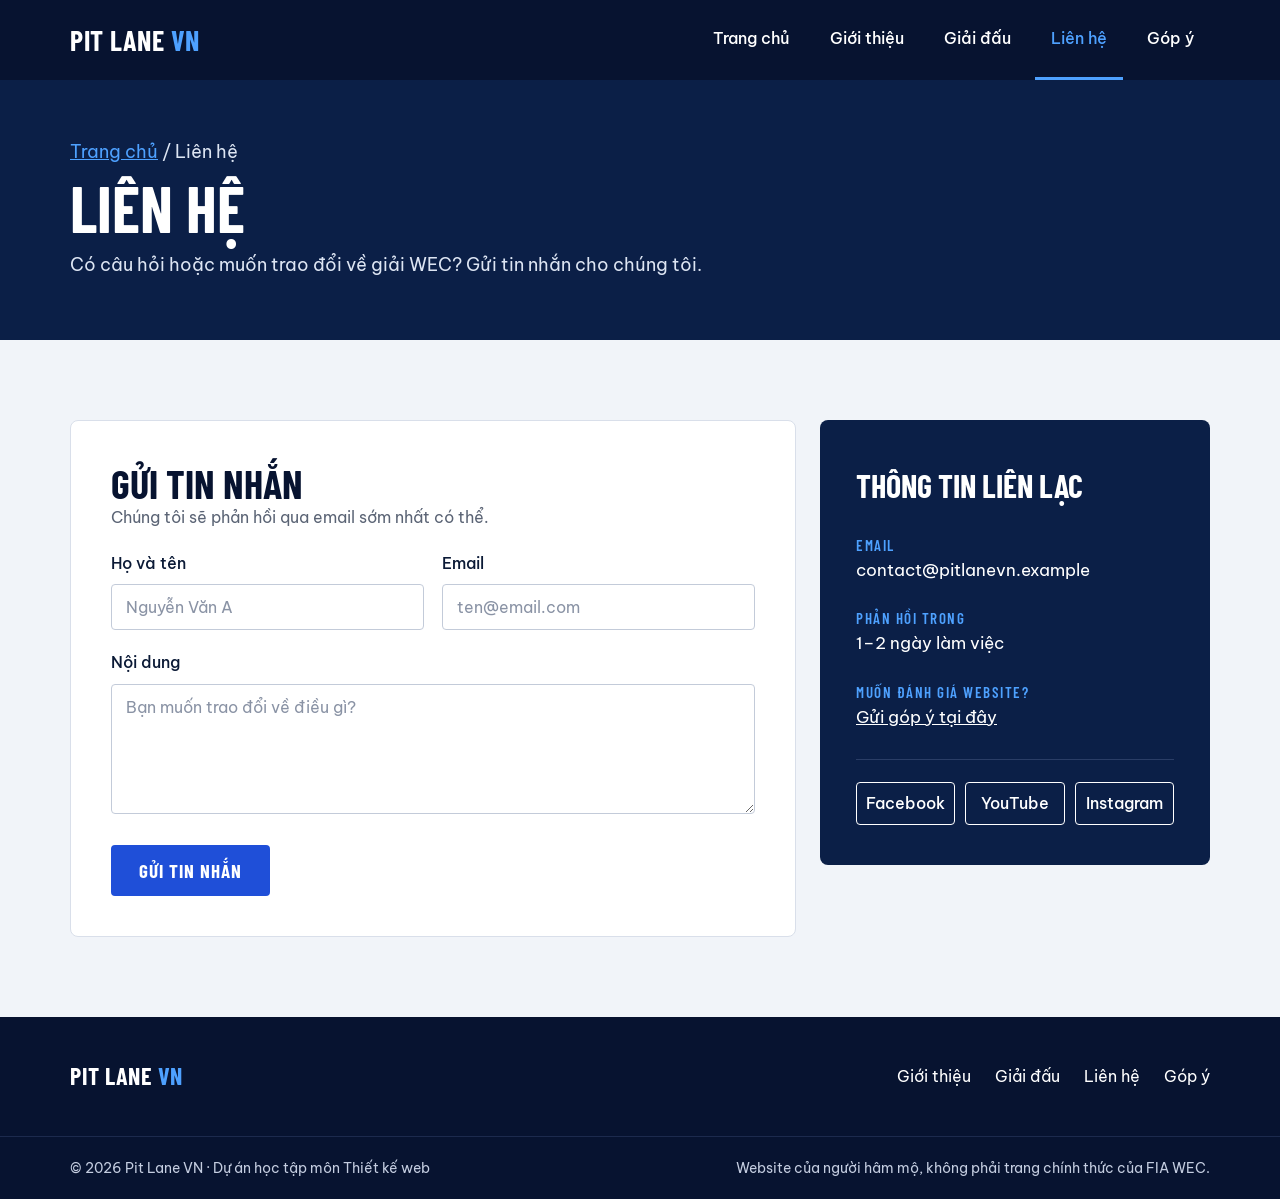
<file: lien-he.html>
<!DOCTYPE html>
<html lang="vi">
<head>
    <meta charset="UTF-8">
    <meta name="viewport" content="width=device-width, initial-scale=1.0">
    <title>Liên hệ - Pit Lane VN</title>
    <link rel="stylesheet" href="css/style.css">
</head>
<body>

    <!-- Header -->
    <header class="site-header">
        <div class="container">
            <a href="index.html" class="logo">PIT LANE <span>VN</span></a>
            <nav class="nav">
                <a href="index.html">Trang chủ</a>
                <a href="gioi-thieu.html">Giới thiệu</a>
                <a href="giai-dau.html">Giải đấu</a>
                <a href="lien-he.html" class="active">Liên hệ</a>
                <a href="gop-y.html">Góp ý</a>
            </nav>
        </div>
    </header>

    <!-- Banner trang -->
    <section class="page-hero">
        <div class="container">
            <p class="breadcrumb"><a href="index.html">Trang chủ</a> / Liên hệ</p>
            <h1>Liên hệ</h1>
            <p>Có câu hỏi hoặc muốn trao đổi về giải WEC? Gửi tin nhắn cho chúng tôi.</p>
        </div>
    </section>

    <section class="section section--light">
        <div class="container contact-grid">

            <!-- Form gửi tin nhắn -->
            <div class="card form-card">
                <p class="alert" id="da-gui">Cảm ơn bạn! Tin nhắn đã được gửi, chúng tôi sẽ phản hồi qua email sớm nhất.</p>
                <h2 class="heading">Gửi tin nhắn</h2>
                <p>Chúng tôi sẽ phản hồi qua email sớm nhất có thể.</p>

                <form action="#da-gui" method="get">
                    <div class="form-row">
                        <div class="field">
                            <label for="ho-ten">Họ và tên</label>
                            <input type="text" id="ho-ten" name="ho-ten" class="input" placeholder="Nguyễn Văn A" required>
                        </div>
                        <div class="field">
                            <label for="email">Email</label>
                            <input type="email" id="email" name="email" class="input" placeholder="ten@email.com" required>
                        </div>
                    </div>
                    <div class="field">
                        <label for="noi-dung">Nội dung</label>
                        <textarea id="noi-dung" name="noi-dung" class="input" rows="5" placeholder="Bạn muốn trao đổi về điều gì?" required></textarea>
                    </div>
                    <div class="form-actions">
                        <button type="submit" class="btn">Gửi tin nhắn</button>
                    </div>
                </form>
            </div>

            <!-- Thông tin liên lạc -->
            <aside class="info-card">
                <h2>Thông tin liên lạc</h2>
                <dl>
                    <dt>Email</dt>
                    <dd>contact@pitlanevn.example</dd>
                    <dt>Phản hồi trong</dt>
                    <dd>1–2 ngày làm việc</dd>
                    <dt>Muốn đánh giá website?</dt>
                    <dd><a href="gop-y.html">Gửi góp ý tại đây</a></dd>
                </dl>
                <div class="socials">
                    <a href="https://www.facebook.com/FIAWEC" target="_blank" rel="noopener">Facebook</a>
                    <a href="https://www.youtube.com/@FIAWEC" target="_blank" rel="noopener">YouTube</a>
                    <a href="https://www.instagram.com/fiawec/" target="_blank" rel="noopener">Instagram</a>
                </div>
            </aside>

        </div>
    </section>

    <!-- Footer -->
    <footer class="site-footer">
        <div class="container footer-top">
            <a href="index.html" class="logo">PIT LANE <span>VN</span></a>
            <nav class="footer-nav">
                <a href="gioi-thieu.html">Giới thiệu</a>
                <a href="giai-dau.html">Giải đấu</a>
                <a href="lien-he.html">Liên hệ</a>
                <a href="gop-y.html">Góp ý</a>
            </nav>
        </div>
        <div class="footer-bottom">
            <div class="container">
                <p>© 2026 Pit Lane VN · Dự án học tập môn Thiết kế web</p>
                <p>Website của người hâm mộ, không phải trang chính thức của FIA WEC.</p>
            </div>
        </div>
    </footer>

</body>
</html>
</file>
<file: css/style.css>
@import url("https://fonts.googleapis.com/css2?family=Barlow+Condensed:wght@600;700&family=Be+Vietnam+Pro:wght@400;500;600&display=swap");

/* ===== Biến màu & font ===== */
:root {
    --navy-900: #071330;
    --navy-800: #0b1f47;
    --blue: #1f4fd8;
    --blue-dark: #173fb0;
    --blue-light: #4ea1ff;
    --bg-light: #f1f4f9;
    --bg-soft: #e6edfb;
    --text: #0b1a36;
    --muted: #5b6475;
    --border: #d9dfea;
    --white: #fff;
    --star: #f5b400;
    --font-head: "Barlow Condensed", sans-serif;
    --font-body: "Be Vietnam Pro", sans-serif;
    --radius: 8px;
    --transition: all 0.2s linear;
}

/* ===== Reset ===== */
* {
    margin: 0;
    padding: 0;
    box-sizing: border-box;
}
html {
    scroll-behavior: smooth;
}
/* chừa chỗ cho header cố định khi nhảy tới #id */
[id] {
    scroll-margin-top: 100px;
}
body {
    min-width: 1200px;
    font-family: var(--font-body);
    font-size: 16px;
    line-height: 1.6;
    color: var(--text);
    background: var(--white);
}
img {
    display: block;
    max-width: 100%;
}
a {
    color: inherit;
}
ul {
    list-style: none;
}

.container {
    width: 1140px;
    margin: 0 auto;
}
.section {
    padding: 80px 0;
}
.section--light {
    background: var(--bg-light);
}

/* ===== Chữ dùng chung ===== */
.eyebrow {
    display: block;
    font-family: var(--font-head);
    font-size: 15px;
    font-weight: 600;
    letter-spacing: 2px;
    text-transform: uppercase;
    color: var(--blue);
}
.heading {
    font-family: var(--font-head);
    font-size: 48px;
    font-weight: 700;
    line-height: 1.1;
    text-transform: uppercase;
    color: var(--navy-900);
}
.lead {
    max-width: 700px;
    margin-top: 12px;
    font-size: 17px;
    color: var(--muted);
}
.note {
    margin-top: 32px;
    font-size: 13px;
    color: var(--muted);
}
.section-head {
    margin-bottom: 32px;
}
.section-head--row {
    display: flex;
    justify-content: space-between;
    align-items: flex-end;
}

/* ===== Nút ===== */
.btn {
    display: inline-block;
    padding: 12px 26px;
    border: 2px solid var(--blue);
    border-radius: 4px;
    background: var(--blue);
    color: var(--white);
    font-family: var(--font-head);
    font-size: 19px;
    font-weight: 700;
    letter-spacing: 1px;
    text-transform: uppercase;
    text-decoration: none;
    cursor: pointer;
    transition: var(--transition);
}
.btn:hover {
    background: var(--blue-dark);
    border-color: var(--blue-dark);
}
.btn--outline {
    background: transparent;
    border-color: var(--white);
}
.btn--outline:hover {
    background: var(--white);
    border-color: var(--white);
    color: var(--navy-900);
}
.link-more {
    font-family: var(--font-head);
    font-size: 19px;
    font-weight: 700;
    letter-spacing: 1px;
    text-transform: uppercase;
    text-decoration: none;
    color: var(--blue);
    transition: var(--transition);
}
.link-more:hover {
    color: var(--navy-900);
}

/* ===== Header & menu ===== */
.site-header {
    position: sticky;
    top: 0;
    z-index: 100;
    background: var(--navy-900);
}
.site-header .container {
    display: flex;
    justify-content: space-between;
    align-items: center;
    height: 80px;
}
.logo {
    font-family: var(--font-head);
    font-size: 28px;
    font-weight: 700;
    color: var(--white);
    text-decoration: none;
    letter-spacing: 0.5px;
}
.logo span {
    color: var(--blue-light);
}
.nav {
    display: flex;
    gap: 8px;
    height: 100%;
}
.nav a {
    display: flex;
    align-items: center;
    padding: 0 16px;
    border-bottom: 3px solid transparent;
    color: var(--white);
    text-decoration: none;
    font-weight: 500;
    transition: var(--transition);
}
.nav a:hover {
    color: var(--blue-light);
}
.nav a.active {
    color: var(--blue-light);
    border-bottom-color: var(--blue-light);
}

/* ===== Banner trang con ===== */
.page-hero {
    padding: 50px 0 60px;
    background: var(--navy-800);
    color: var(--white);
}
.breadcrumb {
    font-size: 14px;
    color: #cfd8ea;
}
.breadcrumb a {
    color: var(--blue-light);
}
.page-hero h1 {
    margin-top: 6px;
    font-family: var(--font-head);
    font-size: 64px;
    font-weight: 700;
    line-height: 1.1;
    text-transform: uppercase;
}
.page-hero p {
    max-width: 640px;
    margin-top: 8px;
    font-size: 18px;
    color: #dde5f3;
}

/* ===== Footer ===== */
.site-footer {
    background: var(--navy-900);
    color: var(--white);
}
.footer-top {
    display: flex;
    justify-content: space-between;
    align-items: center;
    padding: 40px 0;
}
.footer-top .logo {
    font-size: 24px;
}
.footer-nav {
    display: flex;
    gap: 24px;
}
.footer-nav a {
    text-decoration: none;
    transition: var(--transition);
}
.footer-nav a:hover {
    color: var(--blue-light);
}
.footer-bottom {
    border-top: 1px solid #1c2a4d;
}
.footer-bottom .container {
    display: flex;
    justify-content: space-between;
    padding: 20px 0;
    font-size: 14px;
    color: #c4cde0;
}

/* ===== Thẻ (card) dùng chung ===== */
.card {
    background: var(--white);
    border: 1px solid var(--border);
    border-radius: var(--radius);
}

/* ===== Bảng dùng chung ===== */
.table-wrap {
    overflow: hidden;
    background: var(--white);
    border: 1px solid var(--border);
    border-radius: var(--radius);
}
.table {
    width: 100%;
    border-collapse: collapse;
}
.table th {
    padding: 18px 20px;
    font-family: var(--font-head);
    font-size: 15px;
    font-weight: 600;
    letter-spacing: 1.5px;
    text-align: left;
    text-transform: uppercase;
}
.table td {
    padding: 14px 20px;
    border-top: 1px solid var(--border);
}
.table--dark th {
    background: var(--navy-800);
    color: var(--white);
}
.table--light th {
    background: var(--bg-light);
    color: var(--navy-900);
}
.table .num {
    font-family: var(--font-head);
    font-size: 22px;
    font-weight: 700;
    color: var(--blue);
}
.table .right {
    text-align: right;
}

/* =========================================================
   TRANG CHỦ
   ========================================================= */
.home-hero {
    padding: 110px 0 90px;
    background: var(--navy-900);
    color: var(--white);
}
.home-hero .eyebrow {
    color: var(--blue-light);
}
.home-hero h1 {
    margin-top: 16px;
    font-family: var(--font-head);
    font-size: 88px;
    font-weight: 700;
    line-height: 1.05;
    text-transform: uppercase;
}
.home-hero h1 span {
    color: var(--blue-light);
}
.home-hero .intro {
    max-width: 620px;
    margin-top: 16px;
    font-size: 19px;
    color: #dde5f3;
}
.hero-actions {
    display: flex;
    gap: 14px;
    margin-top: 30px;
}
.next-race {
    margin-top: 30px;
    color: #dde5f3;
}
.next-race strong {
    font-family: var(--font-head);
    font-size: 18px;
    letter-spacing: 1px;
    text-transform: uppercase;
    color: var(--blue-light);
}

/* Kết quả mới nhất */
.podium {
    display: grid;
    grid-template-columns: repeat(3, 1fr);
    gap: 24px;
}
.podium-item {
    display: flex;
    align-items: center;
    gap: 22px;
    padding: 24px;
}
.podium-item .pos {
    font-family: var(--font-head);
    font-size: 64px;
    font-weight: 700;
    line-height: 1;
    color: var(--blue);
}
.podium-item h3 {
    font-family: var(--font-head);
    font-size: 26px;
    font-weight: 600;
    line-height: 1.2;
    text-transform: uppercase;
}
.podium-item .car {
    font-weight: 500;
    color: var(--blue);
}
.podium-item .gap {
    font-size: 14px;
    color: var(--muted);
}

/* Hai hạng đua */
.classes {
    display: grid;
    grid-template-columns: 1fr 1fr;
    gap: 24px;
}
.class-card {
    display: grid;
    grid-template-columns: 270px 1fr;
    overflow: hidden;
}
.class-card img {
    width: 100%;
    height: 100%;
    min-height: 265px;
    object-fit: cover;
}
.class-card .body {
    padding: 30px 32px;
}
.class-card h3 {
    margin-top: 4px;
    font-family: var(--font-head);
    font-size: 32px;
    font-weight: 700;
    line-height: 1.2;
    text-transform: uppercase;
    color: var(--navy-900);
}
.class-card p {
    margin: 8px 0 18px;
    color: var(--muted);
}

/* Góp ý nhanh */
.feedback-banner {
    display: flex;
    justify-content: space-between;
    align-items: center;
    margin-top: 32px;
    padding: 22px 32px;
    border-radius: var(--radius);
    background: var(--bg-soft);
    font-size: 17px;
    font-weight: 500;
}

/* =========================================================
   GIỚI THIỆU
   ========================================================= */
.two-col {
    display: grid;
    grid-template-columns: 1fr 1fr;
    gap: 70px;
    align-items: start;
}
.text-block p {
    margin-top: 16px;
    font-size: 17px;
    color: #3b4458;
}
.stats {
    display: grid;
    gap: 14px;
    margin-top: 14px;
}
.stat {
    display: grid;
    grid-template-columns: 150px 1fr;
    align-items: center;
    padding: 22px 26px;
    border-radius: var(--radius);
    background: var(--bg-light);
}
.stat .value {
    font-family: var(--font-head);
    font-size: 48px;
    font-weight: 700;
    line-height: 1;
    color: var(--blue);
}
.stat .value--small {
    font-size: 36px;
}
.stat h4, .feature h4 {
    font-family: var(--font-head);
    font-size: 23px;
    font-weight: 600;
    line-height: 1.2;
    text-transform: uppercase;
}
.stat p, .feature p {
    font-size: 15px;
    color: var(--muted);
}
.compare td:first-child {
    width: 220px;
    font-weight: 500;
}
.compare tbody tr:nth-child(even) {
    background: var(--bg-light);
}
.compare td, .compare th {
    padding-left: 28px;
}
.about-site .heading {
    margin-top: 12px;
}
.student {
    margin: 16px 0 24px;
    font-size: 14px;
    color: var(--muted);
}
.features {
    display: grid;
    gap: 14px;
}
.feature {
    padding: 22px 28px;
}

/* =========================================================
   GIẢI ĐẤU
   ========================================================= */
.quick-links {
    display: flex;
    gap: 10px;
    margin-top: 26px;
}
.pill {
    display: inline-block;
    padding: 8px 18px;
    border: 1.5px solid var(--blue-light);
    border-radius: 999px;
    color: var(--white);
    font-size: 15px;
    text-decoration: none;
    cursor: pointer;
    transition: var(--transition);
}
.pill:hover {
    background: var(--blue-light);
    color: var(--navy-900);
}
.schedule td {
    padding: 14px 20px;
}
.schedule .num {
    width: 76px;
}
.schedule .place {
    color: var(--muted);
}
.schedule .next {
    background: var(--bg-soft);
}
.badge {
    display: inline-block;
    padding: 2px 12px;
    border: 1px solid var(--border);
    border-radius: 999px;
    font-size: 13px;
    font-weight: 500;
    color: var(--muted);
}
.badge--next {
    border-color: var(--blue);
    background: var(--blue);
    color: var(--white);
}
.badge--soon {
    border-color: var(--blue);
    color: var(--blue);
}

/* Kết quả + bảng xếp hạng */
.results-grid {
    display: grid;
    grid-template-columns: 1fr 1fr;
    gap: 32px;
    align-items: start;
}
.results-grid .heading {
    font-size: 40px;
}
.results-grid .lead {
    margin: 4px 0 56px;
    font-size: 15px;
}
.muted {
    color: var(--muted);
}

/* Tab Hypercar / LMGT3: radio + :checked */
.tab-input {
    display: none;
}
.tabs {
    display: flex;
    gap: 8px;
    margin: 10px 0 28px;
}
.tab {
    padding: 8px 20px;
    border: 1px solid var(--border);
    border-radius: 999px;
    background: var(--white);
    font-weight: 500;
    cursor: pointer;
    transition: var(--transition);
}
.tab:hover {
    border-color: var(--blue);
}
.standings {
    display: none;
}
#tab-hypercar:checked ~ .tabs label[for="tab-hypercar"],
#tab-lmgt3:checked ~ .tabs label[for="tab-lmgt3"] {
    border-color: var(--blue);
    background: var(--blue);
    color: var(--white);
}
#tab-hypercar:checked ~ .standings--hypercar,
#tab-lmgt3:checked ~ .standings--lmgt3 {
    display: block;
}

/* Đội đua & xe */
.teams {
    display: grid;
    grid-template-columns: repeat(3, 1fr);
    gap: 18px;
}
.team {
    display: flex;
    align-items: center;
    gap: 16px;
    padding: 14px;
    text-decoration: none;
    transition: var(--transition);
}
.team:hover {
    border-color: var(--blue);
    box-shadow: 0 6px 18px rgba(11, 31, 71, 0.12);
    transform: translateY(-3px);
}
.team img {
    flex-shrink: 0;
    width: 124px;
    height: 82px;
    border-radius: 4px;
    object-fit: cover;
}
.team h3 {
    font-family: var(--font-head);
    font-size: 23px;
    font-weight: 700;
    line-height: 1.15;
    text-transform: uppercase;
    color: var(--navy-900);
}
.team .model {
    font-weight: 500;
    color: var(--blue);
}
.team .meta {
    font-size: 14px;
    color: var(--muted);
}

/* =========================================================
   LIÊN HỆ & GÓP Ý
   ========================================================= */
.contact-grid {
    display: grid;
    grid-template-columns: 1fr 390px;
    gap: 24px;
    align-items: start;
}
.form-card {
    padding: 40px;
}
.form-card .heading {
    font-size: 40px;
}
.form-card > p {
    color: var(--muted);
}
.form-row {
    display: grid;
    grid-template-columns: 1fr 1fr;
    gap: 18px;
}
.field {
    margin-top: 20px;
}
.field > label, .field-label {
    display: block;
    margin-bottom: 8px;
    font-weight: 500;
}
.field-label small {
    font-size: 16px;
    font-weight: 400;
    color: var(--muted);
}
.input {
    width: 100%;
    padding: 12px 14px;
    border: 1px solid #c3cbd9;
    border-radius: 4px;
    font-family: var(--font-body);
    font-size: 16px;
    color: var(--text);
    transition: var(--transition);
}
.input::placeholder {
    color: #8a93a5;
}
.input:focus {
    outline: none;
    border-color: var(--blue);
    box-shadow: 0 0 0 3px rgba(31, 79, 216, 0.15);
}
textarea.input {
    resize: vertical;
    min-height: 130px;
}
.form-actions {
    display: flex;
    align-items: center;
    gap: 20px;
    margin-top: 24px;
}
.form-actions small {
    font-size: 14px;
    color: var(--muted);
}

.info-card {
    padding: 40px 36px;
    border-radius: var(--radius);
    background: var(--navy-800);
    color: var(--white);
}
.info-card h2 {
    font-family: var(--font-head);
    font-size: 32px;
    font-weight: 700;
    text-transform: uppercase;
}
.info-card dt {
    margin-top: 22px;
    font-family: var(--font-head);
    font-size: 15px;
    font-weight: 600;
    letter-spacing: 1.5px;
    text-transform: uppercase;
    color: var(--blue-light);
}
.info-card dd {
    font-size: 17px;
}
.socials {
    display: flex;
    gap: 10px;
    margin-top: 28px;
    padding-top: 22px;
    border-top: 1px solid #2a3d66;
}
.socials a {
    flex: 1;
    padding: 8px 0;
    text-align: center;
    border: 1px solid var(--white);
    border-radius: 4px;
    text-decoration: none;
    font-weight: 500;
    transition: var(--transition);
}
.socials a:hover {
    background: var(--white);
    color: var(--navy-800);
}

/* Thông báo sau khi gửi: hiện khi URL có #da-gui / #cam-on */
.alert {
    display: none;
    margin-bottom: 24px;
    padding: 14px 18px;
    border-left: 4px solid #2e9e5b;
    border-radius: 4px;
    background: #e7f6ed;
    color: #1e6b3d;
    font-weight: 500;
}
.alert:target {
    display: block;
}

/* Form góp ý */
.feedback-card {
    width: 740px;
    margin: 0 auto;
    padding: 44px;
}
.feedback-card .heading {
    font-size: 40px;
    margin-bottom: 10px;
}

/* Chấm sao: radio đảo thứ tự + row-reverse */
.rating {
    display: flex;
    flex-direction: row-reverse;
    justify-content: flex-end;
    align-items: center;
    gap: 4px;
}
.rating input {
    display: none;
}
.rating label {
    font-size: 40px;
    line-height: 1;
    color: #c3cbd9;
    cursor: pointer;
    transition: var(--transition);
}
.rating input:checked ~ label,
.rating label:hover,
.rating label:hover ~ label {
    color: var(--star);
}
.rating .rating-text {
    order: -1;
    margin-left: 16px;
    font-weight: 500;
    color: var(--muted);
}
.rating-text span {
    display: none;
}
#star1:checked ~ .rating-text .t1,
#star2:checked ~ .rating-text .t2,
#star3:checked ~ .rating-text .t3,
#star4:checked ~ .rating-text .t4,
#star5:checked ~ .rating-text .t5 {
    display: inline;
}

/* Chọn mục góp ý */
.chips {
    display: flex;
    gap: 10px;
}
.chips input {
    display: none;
}
.chips label {
    padding: 9px 22px;
    border: 1px solid #c3cbd9;
    border-radius: 999px;
    font-size: 17px;
    font-weight: 500;
    cursor: pointer;
    transition: var(--transition);
}
.chips label:hover {
    border-color: var(--blue);
}
.chips input:checked + label {
    border-color: var(--blue);
    background: var(--blue);
    color: var(--white);
}
</file>
